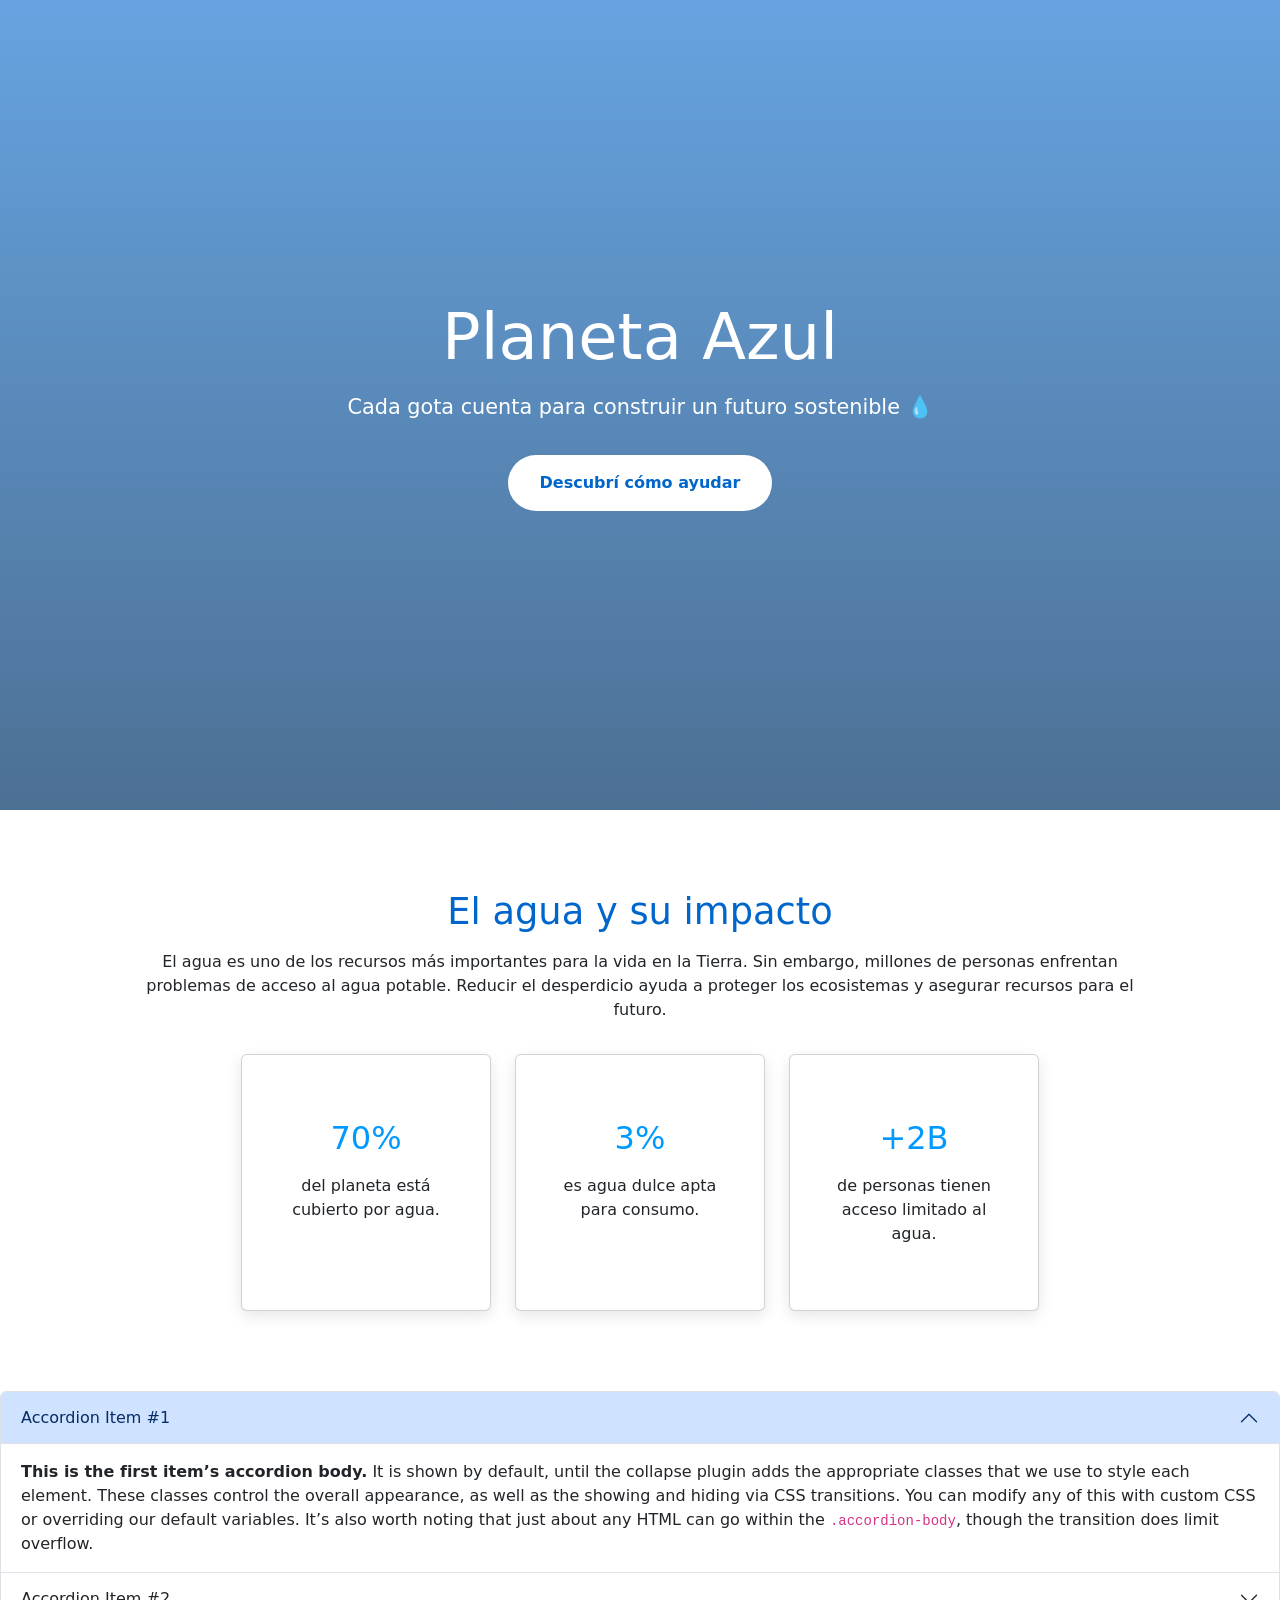
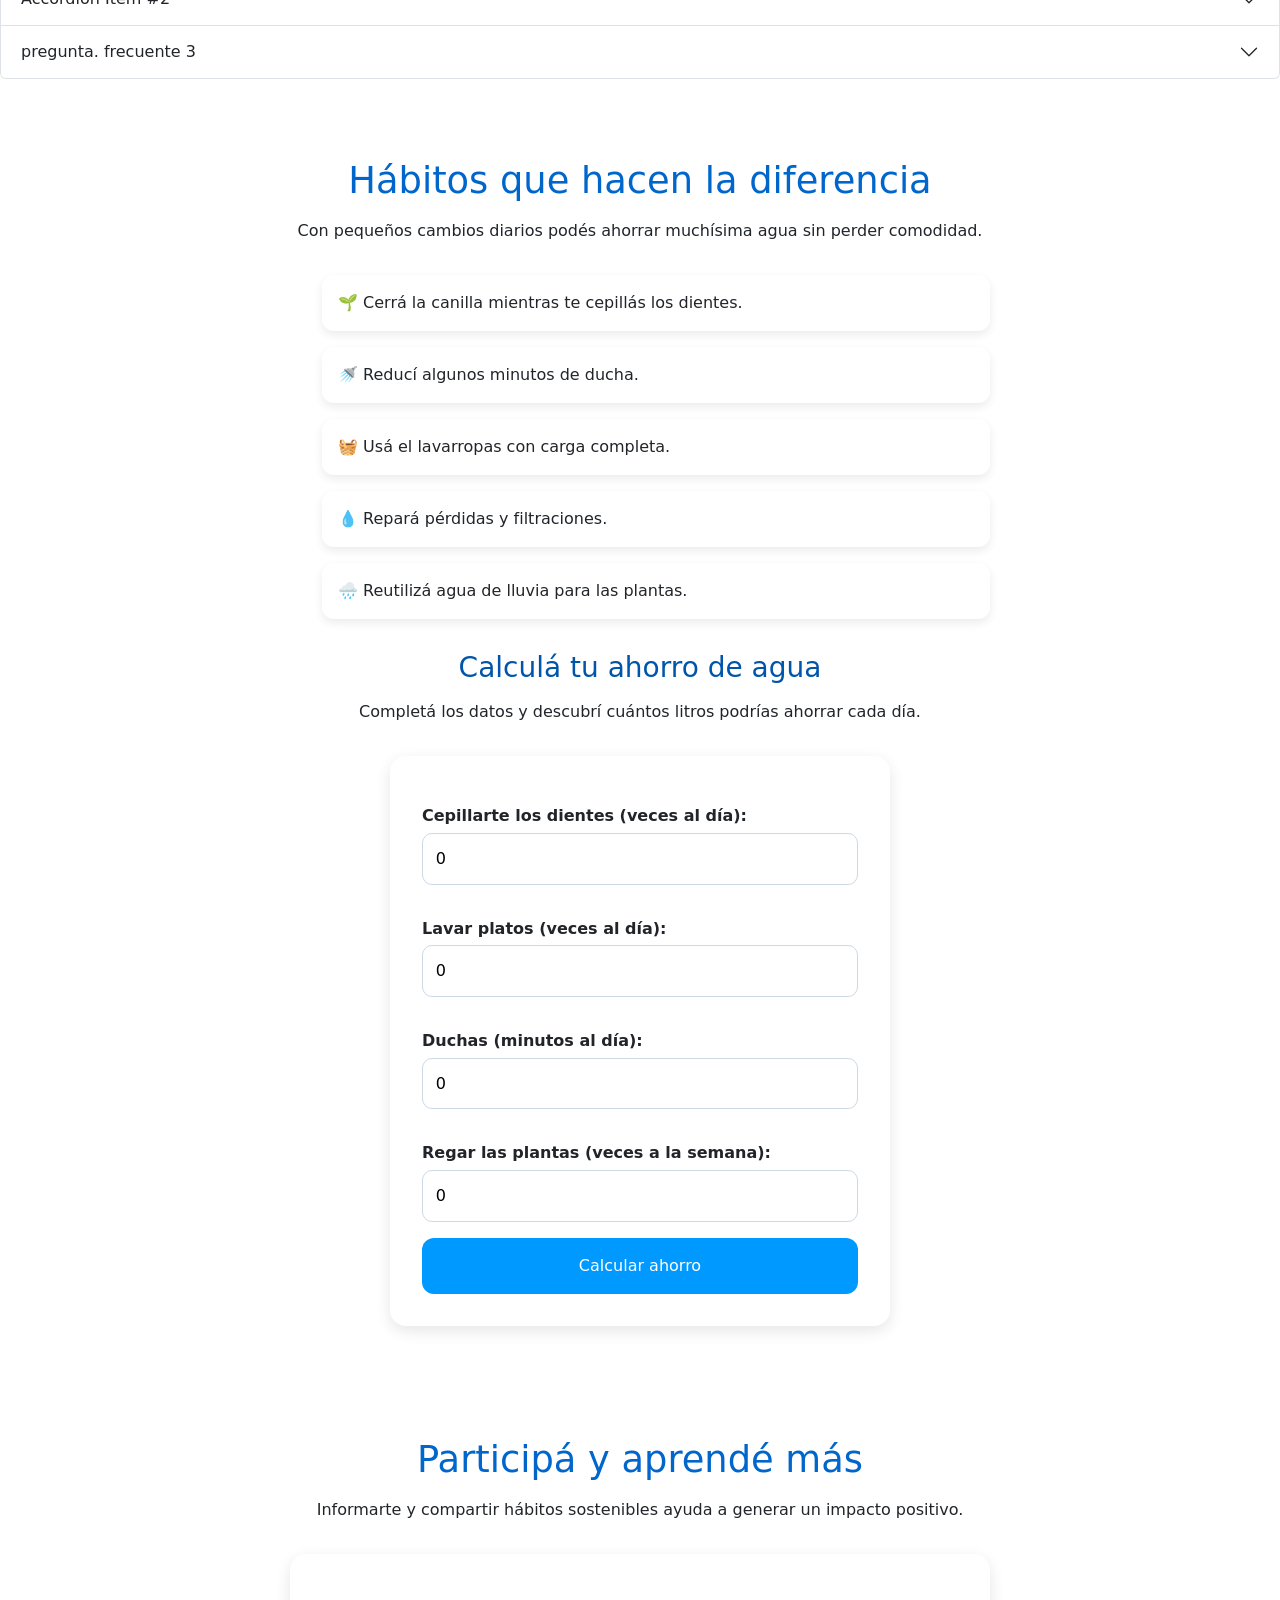
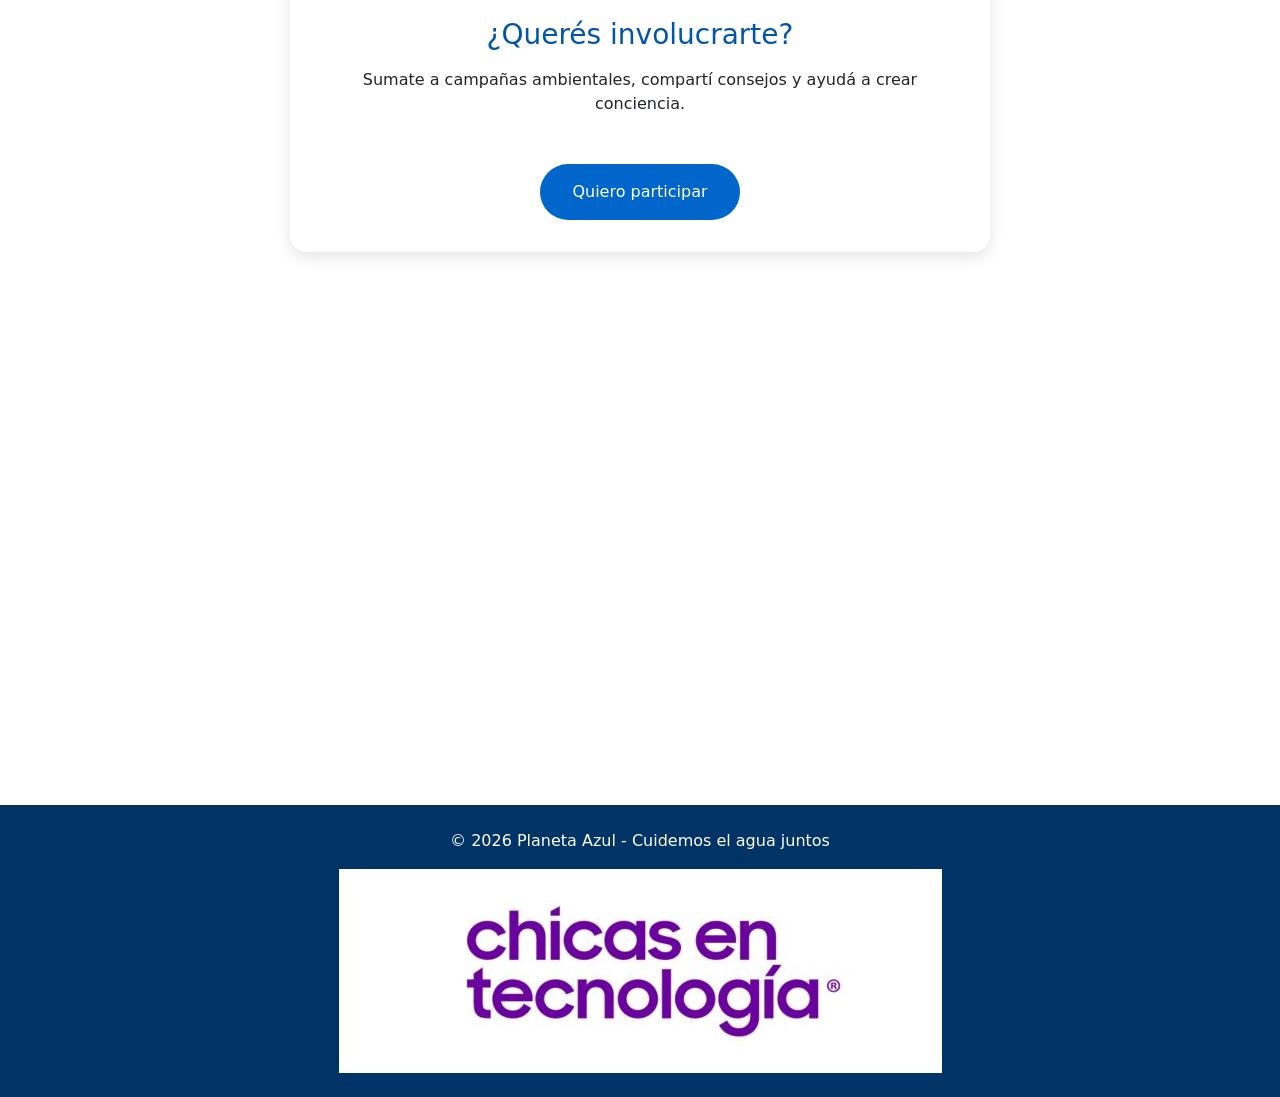
<file: sitio-ejemplo/index.html>
<!DOCTYPE html>
<html lang="es">

<head>
    <meta charset="UTF-8">
    <meta name="viewport" content="width=device-width, initial-scale=1.0">
    <title>Planeta Azul</title>
    <link rel="stylesheet" href="styles.css">
    <link href="https://cdn.jsdelivr.net/npm/bootstrap@5.3.8/dist/css/bootstrap.min.css" rel="stylesheet" integrity="sha384-sRIl4kxILFvY47J16cr9ZwB07vP4J8+LH7qKQnuqkuIAvNWLzeN8tE5YBujZqJLB" crossorigin="anonymous">
</head>

<body>

    <header class="hero">
        <div class="overlay">
            <h1>Planeta Azul</h1>
            <p>
                Cada gota cuenta para construir un futuro sostenible 💧
            </p>
            <a href="#consejos" class="hero-button">
                Descubrí cómo ayudar
            </a>
        </div>
    </header>


    <section id="importancia">
        <h2 id="titulo-agua-importante">El agua y su impacto</h2>
        <p>
            El agua es uno de los recursos más importantes para la vida en la Tierra.
            Sin embargo, millones de personas enfrentan problemas de acceso al agua potable.
            Reducir el desperdicio ayuda a proteger los ecosistemas y asegurar recursos para el futuro.
        </p>

        <div class="cards">
            <div class="card">
                <h3>70%</h3>
                <p>del planeta está cubierto por agua.</p>
            </div>
            <div class="card">
                <h3>3%</h3>
                <p>es agua dulce apta para consumo.</p>
            </div>
            <div class="card">
                <h3>+2B</h3>
                <p>de personas tienen acceso limitado al agua.</p>
            </div>
        </div>
    </section>

    <div class="accordion" id="accordionExample">
  <div class="accordion-item">
    <h2 class="accordion-header">
      <button class="accordion-button" type="button" data-bs-toggle="collapse" data-bs-target="#collapseOne" aria-expanded="true" aria-controls="collapseOne">
        Accordion Item #1
      </button>
    </h2>
    <div id="collapseOne" class="accordion-collapse collapse show" data-bs-parent="#accordionExample">
      <div class="accordion-body">
        <strong>This is the first item’s accordion body.</strong> It is shown by default, until the collapse plugin adds the appropriate classes that we use to style each element. These classes control the overall appearance, as well as the showing and hiding via CSS transitions. You can modify any of this with custom CSS or overriding our default variables. It’s also worth noting that just about any HTML can go within the <code>.accordion-body</code>, though the transition does limit overflow.
      </div>
    </div>
  </div>
  <div class="accordion-item">
    <h2 class="accordion-header">
      <button class="accordion-button collapsed" type="button" data-bs-toggle="collapse" data-bs-target="#collapseTwo" aria-expanded="false" aria-controls="collapseTwo">
        Accordion Item #2
      </button>
    </h2>
    <div id="collapseTwo" class="accordion-collapse collapse" data-bs-parent="#accordionExample">
      <div class="accordion-body">
        <strong>This is the second item’s accordion body.</strong> It is hidden by default, until the collapse plugin adds the appropriate classes that we use to style each element. These classes control the overall appearance, as well as the showing and hiding via CSS transitions. You can modify any of this with custom CSS or overriding our default variables. It’s also worth noting that just about any HTML can go within the <code>.accordion-body</code>, though the transition does limit overflow.
      </div>
    </div>
  </div>
  <div class="accordion-item">
    <h2 class="accordion-header">
      <button class="accordion-button collapsed" type="button" data-bs-toggle="collapse" data-bs-target="#collapseThree" aria-expanded="false" aria-controls="collapseThree">
        pregunta.  frecuente 3
      </button>
    </h2>
    <div id="collapseThree" class="accordion-collapse collapse" data-bs-parent="#accordionExample">
      <div class="accordion-body">
        <strong>This is the third item’s accordion body.</strong> It is hidden by default, until the collapse plugin adds the appropriate classes that we use to style each element. These classes control the overall appearance, as well as the showing and hiding via CSS transitions. You can modify any of this with custom CSS or overriding our default variables. It’s also worth noting that just about any HTML can go within the <code>.accordion-body</code>, though the transition does limit overflow.
      </div>
    </div>
  </div>
</div>


    <section id="consejos">
        <h2>Hábitos que hacen la diferencia</h2>
        <p>
            Con pequeños cambios diarios podés ahorrar muchísima agua sin perder comodidad.
        </p>

        <ul class="tips">
            <li>🌱 Cerrá la canilla mientras te cepillás los dientes.</li>
            <li>🚿 Reducí algunos minutos de ducha.</li>
            <li>🧺 Usá el lavarropas con carga completa.</li>
            <li>💧 Repará pérdidas y filtraciones.</li>
            <li>🌧️ Reutilizá agua de lluvia para las plantas.</li>
        </ul>


        <h3>Calculá tu ahorro de agua</h3>

        <p>
            Completá los datos y descubrí cuántos litros podrías ahorrar cada día.
        </p>


        <div class="calculadora">
            <label for="cepillar-dientes">
                Cepillarte los dientes (veces al día):
            </label>

            <input type="number" id="cepillar-dientes" min="0" value="0">

            <label for="lavar-platos">
                Lavar platos (veces al día):
            </label>

            <input type="number" id="lavar-platos" min="0" value="0">

            <label for="ducha">
                Duchas (minutos al día):
            </label>

            <input type="number" id="ducha" min="0" value="0">

            <label for="regar-las-plantas">
                Regar las plantas (veces a la semana):
            </label>

            <input type="number" id="regar-las-plantas" min="0" value="0">

            <button onclick="calcularAhorro()">
                Calcular ahorro
            </button>


            <p id="resultado" style="display: none;">
                Podrías ahorrar
                <span id="ahorro">0</span>
                litros de agua por día 💦
            </p>
        </div>
    </section>


    <section id="recursos">
        <h2>Participá y aprendé más</h2>
        <p>
            Informarte y compartir hábitos sostenibles ayuda a generar un impacto positivo.
        </p>

        <div class="resource-box">
            <h3>¿Querés involucrarte?</h3>
            <p>
                Sumate a campañas ambientales, compartí consejos y ayudá a crear conciencia.
            </p>
            <button class="campaign-button" id="boton-participar">
                Quiero participar
            </button>
        </div>

    
        <iframe src="https://www.google.com/maps/embed?pb=!1m18!1m12!1m3!1d3284.5497554712!2d-58.45080548912392!3d-34.590257472846396!2m3!1f0!2f0!3f0!3m2!1i1024!2i768!4f13.1!3m3!1m2!1s0x95bcb513b5c3e79f%3A0xdfdbacf6d4e5908b!2sPlaza%20Galicia!5e0!3m2!1sen!2sar!4v1781822702449!5m2!1sen!2sar" width="600" height="450" style="border:0;" allowfullscreen="" loading="lazy" referrerpolicy="no-referrer-when-downgrade"></iframe>
        
    </section>


    <footer id = "footer-web">
        <p>
            © 2026 Planeta Azul - Cuidemos el agua juntos
        </p>
        <img src="imagenes/logo-violeta-chicas-en-tec.jpg"
         alt="Logo de Planeta Azul" 
         class="footer-logo">
    </footer>

    <script src="script.js"></script>
    <script src="https://cdn.jsdelivr.net/npm/bootstrap@5.3.8/dist/js/bootstrap.bundle.min.js" integrity="sha384-FKyoEForCGlyvwx9Hj09JcYn3nv7wiPVlz7YYwJrWVcXK/BmnVDxM+D2scQbITxI" crossorigin="anonymous"></script>
</body>
</html>
</file>
<file: sitio-ejemplo/styles.css>
* {
    margin: 0;
    padding: 0;
    box-sizing: border-box;
}


body {
    font-family: Arial, sans-serif;
    background-color: #eef8ff;
    color: #1b1b1b;
    line-height: 1.6;
}


/* HERO */

.hero {
    height: 90vh;

    background:
        linear-gradient(
            rgba(0, 102, 204, 0.6),
            rgba(0, 51, 102, 0.7)
        ),
        url('https://images.unsplash.com/photo-1506744038136-46273834b3fb?q=80&w=1400&auto=format&fit=crop');

    background-size: cover;
    background-position: center;

    display: flex;
    justify-content: center;
    align-items: center;

    text-align: center;
    color: white;
}


.overlay {
    padding: 2rem;
}


.hero h1 {
    font-size: 4rem;
    margin-bottom: 1rem;
}


.hero p {
    font-size: 1.3rem;
    margin-bottom: 2rem;
}


.hero-button {
    display: inline-block;
    padding: 1rem 2rem;
    background-color: white;
    color: #0066cc;
    border-radius: 40px;
    text-decoration: none;
    font-weight: bold;
    transition: 0.3s;
}


.hero-button:hover {
    transform: scale(1.05);
}


/* SECCIONES */

section {
    max-width: 1100px;
    margin: 3rem auto;
    padding: 2rem;
}


section h2 {
    text-align: center;
    font-size: 2.3rem;
    margin-bottom: 1rem;
    color: #0066cc;
}


section h3 {
    text-align: center;
    margin-top: 2rem;
    margin-bottom: 1rem;
    color: #0055aa;
}


section p {
    text-align: center;
    margin-bottom: 2rem;
}


/* TARJETAS */

.cards {
    display: flex;
    gap: 1.5rem;
    flex-wrap: wrap;
    justify-content: center;
}


.card {
    background-color: white;
    width: 250px;
    padding: 2rem;
    border-radius: 16px;
    text-align: center;
    box-shadow: 0 5px 15px rgba(0,0,0,0.1);
}


.card h3 {
    font-size: 2rem;
    color: #0099ff;
    margin-bottom: 1rem;
}


/* LISTA */

.tips {
    max-width: 700px;
    margin: auto;
    margin-bottom: 2rem;
}


.tips li {
    background-color: white;
    margin-bottom: 1rem;
    padding: 1rem;
    border-radius: 12px;
    list-style: none;
    box-shadow: 0 4px 10px rgba(0,0,0,0.08);
}


/* CALCULADORA */

.calculadora {
    background-color: white;
    padding: 2rem;
    border-radius: 16px;
    max-width: 500px;
    margin: auto;
    box-shadow: 0 5px 15px rgba(0,0,0,0.1);
}


.calculadora label {
    display: block;
    margin-top: 1rem;
    margin-bottom: 0.3rem;
    font-weight: bold;
}


.calculadora input {
    width: 100%;
    padding: 0.8rem;
    border-radius: 10px;
    border: 1px solid #cdd9e5;
    margin-bottom: 1rem;
}


.calculadora button {
    width: 100%;
    padding: 1rem;
    border: none;
    border-radius: 12px;
    background-color: #0099ff;
    color: white;
    font-size: 1rem;
    cursor: pointer;
    transition: 0.3s;
}


.calculadora button:hover {
    background-color: #0077cc;
}


#resultado {
    margin-top: 1rem;
    text-align: center;
    font-weight: bold;
    color: #0066cc;
}


/* RECURSOS */

.resource-box {
    background-color: white;
    padding: 2rem;
    border-radius: 16px;
    text-align: center;
    max-width: 700px;
    margin: auto;
    box-shadow: 0 5px 15px rgba(0,0,0,0.1);
}


.campaign-button {
    margin-top: 1rem;
    padding: 1rem 2rem;
    border: none;
    border-radius: 40px;
    background-color: #0066cc;
    color: white;
    cursor: pointer;
    font-size: 1rem;
    transition: 0.3s;
}


.campaign-button:hover {
    background-color: #004c99;
    transform: scale(1.05);
}


/* FOOTER */

footer {
    background-color: #003366;
    color: white;
    text-align: center;
    padding: 1.5rem;
    margin-top: 4rem;
}


/* RESPONSIVE */

@media (max-width: 768px) {
    .hero h1 {
        font-size: 2.8rem;
    }

    .cards {
        flex-direction: column;
        align-items: center;
    }
}
</file>
